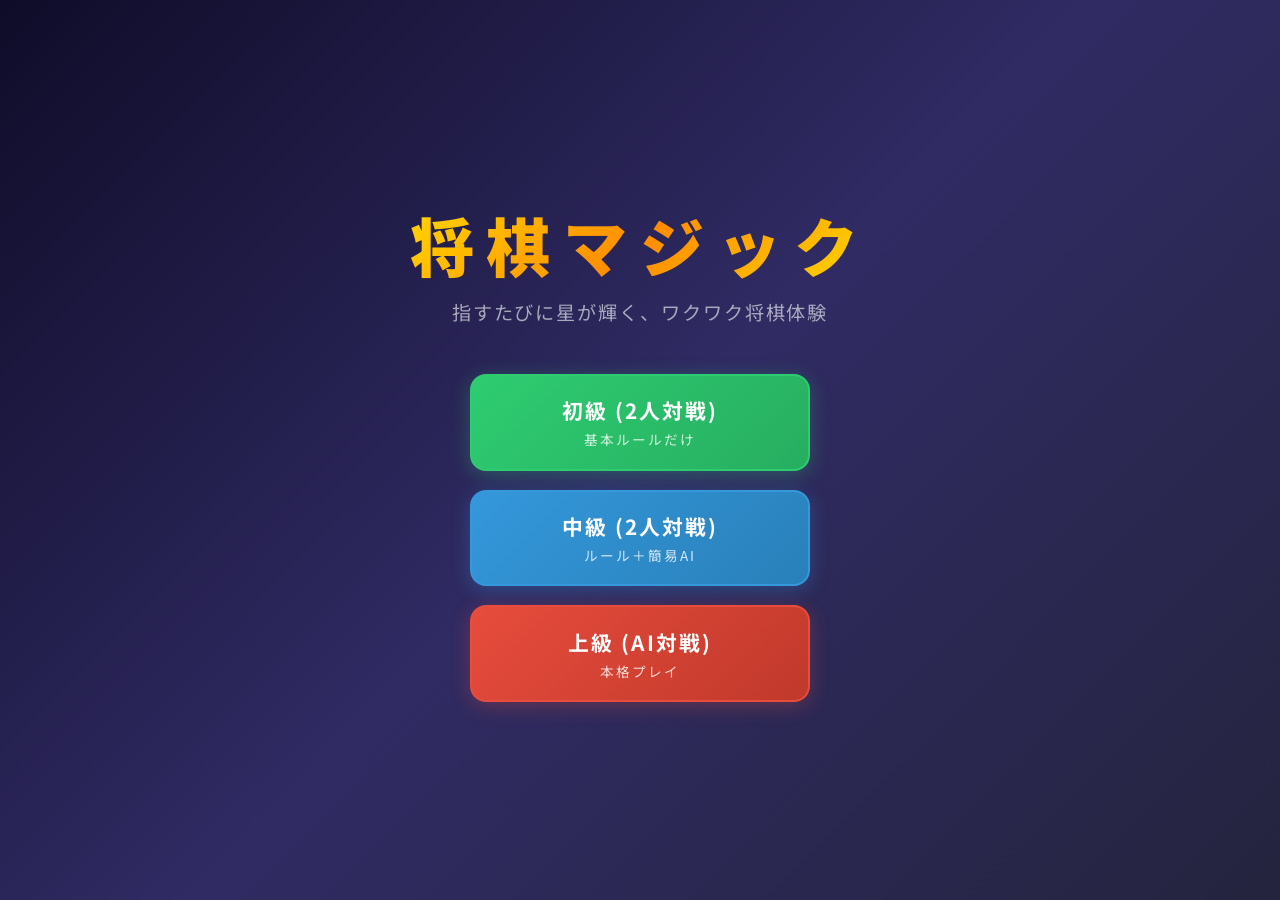
<file: index.html>
<!DOCTYPE html>
<html lang="ja">
<head>
  <meta charset="UTF-8" />
  <meta name="viewport" content="width=device-width, initial-scale=1.0" />
  <title>将棋マジック - みんなで対戦</title>
  <meta name="description" content="シンプルで楽しいウェブ将棋ゲーム。直感的に駒を動かせて、自分の戦略で相手をチェックメイトに導く。" />
  <link rel="manifest" href="manifest.json" />
  <meta name="theme-color" content="#0f0c29" />
  <link rel="apple-touch-icon" href="icon.svg" />
  <link rel="stylesheet" href="style.css" />
</head>
<body>
  <!-- Start Screen -->
  <section id="start-screen">
    <h1 class="start-title">将棋マジック</h1>
    <p class="start-subtitle">指すたびに星が輝く、ワクワク将棋体験</p>
    <div class="level-buttons">
      <button class="level-btn beginner" data-level="beginner">
        初級 (2人対戦)<br /><span class="level-label">基本ルールだけ</span>
      </button>
      <button class="level-btn intermediate" data-level="intermediate">
        中級 (2人対戦)<br /><span class="level-label">ルール＋簡易AI</span>
      </button>
      <button class="level-btn advanced" data-level="advanced">
        上級 (AI対戦)<br /><span class="level-label">本格プレイ</span>
      </button>
    </div>
  </section>

  <!-- Game Screen -->
  <section id="game-screen">
    <header class="header-bar">
      <div class="turn-indicator">
        <span class="turn-dot"></span> <span id="turn-text">先手番</span>
      </div>
      <div class="header-buttons">
        <button class="header-btn" id="restart-btn">やり直す</button>
        <button class="header-btn" id="quit-btn">終了</button>
      </div>
    </header>
    <div class="game-container">
      <div class="hand-panel" id="hand-sente">
        <div class="hand-title">持ち駒 (先手)</div>
        <div class="hand-pieces" id="hand-sente-pieces"></div>
      </div>
      <div class="board-wrapper">
        <div class="board" id="board"></div>
      </div>
      <div class="hand-panel" id="hand-gote">
        <div class="hand-title">持ち駒 (後手)</div>
        <div class="hand-pieces" id="hand-gote-pieces"></div>
      </div>
    </div>
    <div class="thinking" id="thinking-indicator">
      思考中 <div class="thinking-dots"><span></span><span></span><span></span></div>
    </div>
  </section>

  <!-- Promotion Dialog -->
  <div id="promote-dialog">
    <div class="promote-box">
      <h3>成りますか？</h3>
      <div class="promote-options">
        <div class="promote-option" data-choice="promote">成る</div>
        <div class="promote-option" data-choice="no-promote">成らない</div>
      </div>
    </div>
  </div>

  <!-- Win Overlay -->
  <div id="win-overlay">
    <div class="win-text" id="win-text"></div>
    <div class="win-sub">ゲームを続けますか？</div>
    <div class="win-buttons">
      <div class="win-btn" id="win-restart">再開</div>
      <div class="win-btn" id="win-quit">終了</div>
    </div>
  </div>

  <script src="game.js"></script>
  <script>
    if ('serviceWorker' in navigator) {
      window.addEventListener('load', () => {
        navigator.serviceWorker.register('./sw.js')
          .then(registration => console.log('ServiceWorker registered:', registration.scope))
          .catch(error => console.log('ServiceWorker error:', error));
      });
    }
  </script>
</body>
</html>
</file>
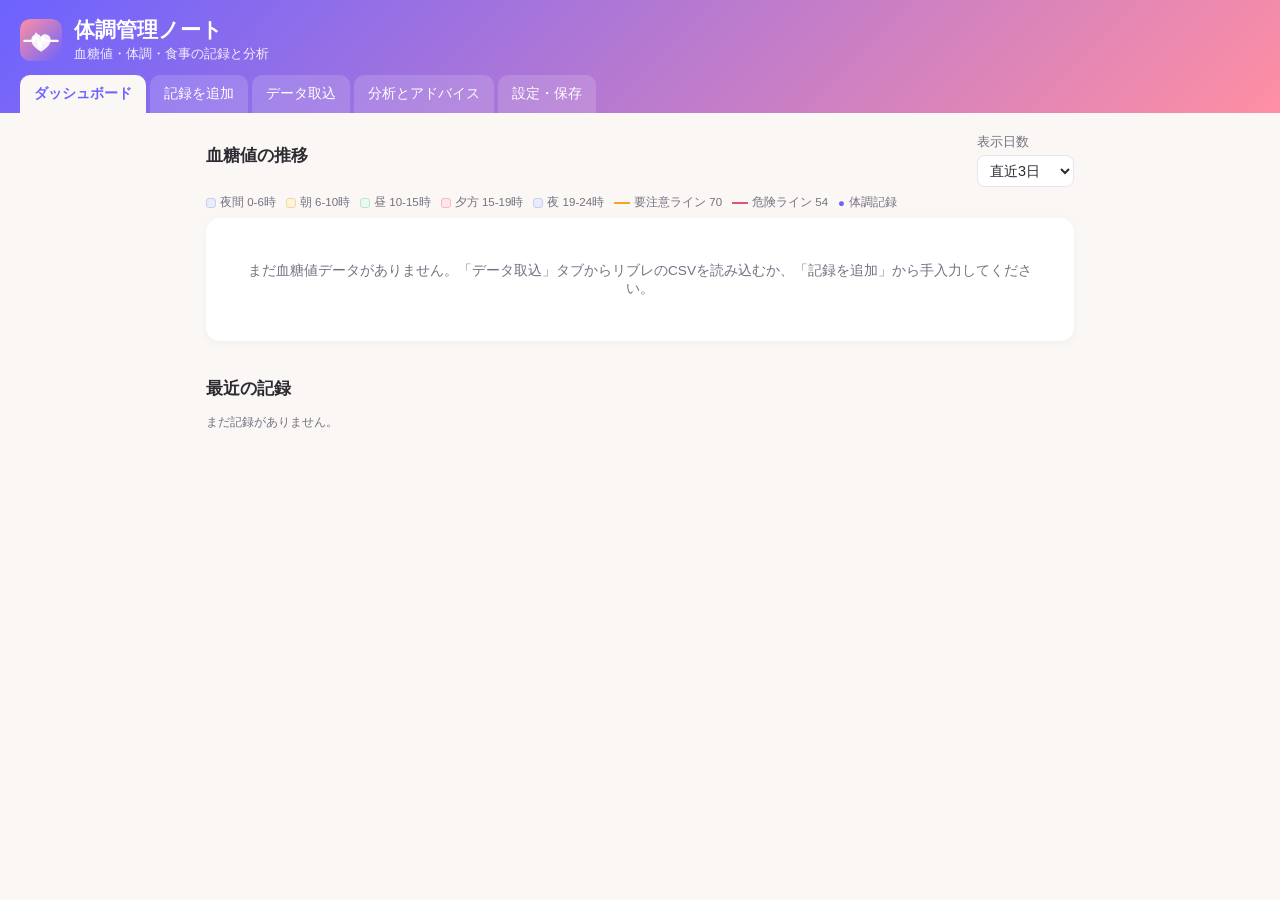
<file: health-app/index.html>
<!DOCTYPE html>
<html lang="ja">
<head>
  <meta charset="UTF-8" />
  <meta name="viewport" content="width=device-width, initial-scale=1.0" />
  <title>体調管理ノート</title>
  <meta name="description" content="血糖値（フリースタイルリブレ）・体調・食事を記録して分析する個人向け健康管理アプリ" />
  <link rel="manifest" href="manifest.json" />
  <meta name="theme-color" content="#6c63ff" />
  <link rel="apple-touch-icon" href="icon.svg" />
  <link rel="stylesheet" href="style.css" />
</head>
<body>
  <header class="app-header">
    <div class="app-title">
      <img src="icon.svg" alt="" class="app-logo" />
      <div>
        <h1>体調管理ノート</h1>
        <p class="app-sub">血糖値・体調・食事の記録と分析</p>
      </div>
    </div>
    <nav class="tabs" id="tabs">
      <button class="tab-btn active" data-tab="dashboard">ダッシュボード</button>
      <button class="tab-btn" data-tab="log">記録を追加</button>
      <button class="tab-btn" data-tab="import">データ取込</button>
      <button class="tab-btn" data-tab="advice">分析とアドバイス</button>
      <button class="tab-btn" data-tab="settings">設定・保存</button>
    </nav>
  </header>

  <main id="app">
    <!-- Dashboard -->
    <section class="panel active" id="panel-dashboard">
      <div class="panel-head">
        <h2>血糖値の推移</h2>
        <div class="range-controls">
          <label>表示日数
            <select id="range-days">
              <option value="1">当日</option>
              <option value="3" selected>直近3日</option>
              <option value="7">直近7日</option>
              <option value="14">直近14日</option>
              <option value="30">直近30日</option>
            </select>
          </label>
        </div>
      </div>
      <div class="chart-legend">
        <span><i class="dot band-night"></i>夜間 0-6時</span>
        <span><i class="dot band-morning"></i>朝 6-10時</span>
        <span><i class="dot band-noon"></i>昼 10-15時</span>
        <span><i class="dot band-evening"></i>夕方 15-19時</span>
        <span><i class="dot band-night2"></i>夜 19-24時</span>
        <span><i class="line-sample low"></i>要注意ライン 70</span>
        <span><i class="line-sample severe"></i>危険ライン 54</span>
        <span><i class="marker-sample">●</i>体調記録</span>
      </div>
      <div id="chart-wrap" class="chart-wrap">
        <p class="empty-hint" id="chart-empty">まだ血糖値データがありません。「データ取込」タブからリブレのCSVを読み込むか、「記録を追加」から手入力してください。</p>
      </div>

      <div class="stat-grid" id="stat-grid"></div>

      <h2>最近の記録</h2>
      <div id="recent-logs" class="log-list"></div>
    </section>

    <!-- Log entry -->
    <section class="panel" id="panel-log">
      <h2>記録を追加</h2>
      <form id="log-form" class="log-form">
        <div class="form-row">
          <label>日付 <input type="date" id="log-date" required /></label>
          <label>時刻 <input type="time" id="log-time" required /></label>
        </div>

        <div class="form-row">
          <label>区分
            <select id="log-category">
              <option value="breakfast">朝食</option>
              <option value="lunch">昼食</option>
              <option value="dinner">夕食・晩酌</option>
              <option value="symptom">体調（めまい・倦怠感など）</option>
              <option value="glucose">血糖値（手入力）</option>
              <option value="note">メモ</option>
            </select>
          </label>
        </div>

        <div id="fields-meal" class="dynamic-fields">
          <p class="hint">よく食べるものはタップで追加できます</p>
          <div class="chip-row" id="meal-chips"></div>
          <label>内容<textarea id="meal-text" rows="2" placeholder="例）カフェオレ(ノンシュガー)、ゆで卵、キャロットラペ、丸パン"></textarea></label>
          <label id="alcohol-field" style="display:none">晩酌の量（ビール350ml換算・本）
            <input type="number" id="alcohol-amount" min="0" step="0.5" value="0" />
          </label>
        </div>

        <div id="fields-symptom" class="dynamic-fields" style="display:none">
          <label>症状の種類
            <select id="symptom-type">
              <option value="dizziness">めまい</option>
              <option value="fatigue">強い倦怠感（横になりたい）</option>
              <option value="both">めまい＋倦怠感</option>
              <option value="other">その他</option>
            </select>
          </label>
          <label>つらさ（1: 軽い 〜 5: 動けないほど）
            <input type="range" id="symptom-severity" min="1" max="5" value="3" />
            <output id="symptom-severity-out">3</output>
          </label>
          <label>横にならないと耐えられなかった
            <input type="checkbox" id="symptom-lay-down" />
          </label>
          <label>メモ<textarea id="symptom-note" rows="2" placeholder="発汗・動悸・手の震え・空腹感などがあれば"></textarea></label>
        </div>

        <div id="fields-glucose" class="dynamic-fields" style="display:none">
          <label>血糖値 (mg/dL)<input type="number" id="glucose-value" min="20" max="500" /></label>
        </div>

        <div id="fields-note" class="dynamic-fields" style="display:none">
          <label>メモ<textarea id="note-text" rows="2"></textarea></label>
        </div>

        <button type="submit" class="primary-btn">記録を保存</button>
      </form>
    </section>

    <!-- Import -->
    <section class="panel" id="panel-import">
      <h2>データ取込</h2>

      <div class="import-card">
        <h3>① フリースタイルリブレ（LibreView）CSV</h3>
        <p class="hint">LibreView（またはLibreLinkUpの管理サイト）からエクスポートしたCSVファイルを選択してください。「読み取り時刻」と「グルコース値」の列を自動認識します。</p>
        <input type="file" id="libre-file" accept=".csv,text/csv" />
        <div id="libre-status" class="import-status"></div>
      </div>

      <div class="import-card">
        <h3>② Apple ヘルスケア エクスポート（任意）</h3>
        <p class="hint">iPhoneの「ヘルスケア」アプリ →プロフィール→「すべてのヘルスデータを書き出す」で得られる export.xml を選択すると、心拍数・睡眠のサマリーを取り込みます（大きいファイルは時間がかかります）。</p>
        <input type="file" id="apple-file" accept=".xml" />
        <div id="apple-status" class="import-status"></div>
      </div>

      <div class="import-card">
        <h3>③ このアプリのバックアップ（JSON）を復元</h3>
        <input type="file" id="backup-file" accept="application/json" />
        <div id="backup-status" class="import-status"></div>
      </div>
    </section>

    <!-- Advice -->
    <section class="panel" id="panel-advice">
      <h2>分析とアドバイス</h2>
      <p class="disclaimer">※これは医療的診断ではありません。低血糖の反復や強い倦怠感が続く場合は、必ず主治医（内科・婦人科）にご相談ください。</p>
      <div id="advice-content"></div>
    </section>

    <!-- Settings -->
    <section class="panel" id="panel-settings">
      <h2>プロフィール設定</h2>
      <form id="profile-form" class="log-form">
        <div class="form-row">
          <label>年齢<input type="number" id="p-age" value="50" /></label>
          <label>身長(cm)<input type="number" id="p-height" value="167" /></label>
          <label>体重(kg)<input type="number" id="p-weight" value="53" /></label>
        </div>
        <label>閉経状況
          <select id="p-menopause">
            <option value="pre">まだ（未閉経）</option>
            <option value="peri">閉経移行期（周期が不安定）</option>
            <option value="post">閉経済み</option>
          </select>
        </label>
        <button type="submit" class="primary-btn">保存</button>
      </form>

      <h2>データの管理</h2>
      <p class="hint">記録はすべてこの端末のブラウザ内だけに保存され、外部には送信されません。機種変更やバックアップ用に、定期的にJSONで書き出すことをおすすめします。</p>
      <div class="btn-row">
        <button id="export-btn" class="secondary-btn">JSONで書き出す</button>
        <button id="clear-btn" class="danger-btn">すべてのデータを削除</button>
      </div>
    </section>
  </main>

  <script src="app.js"></script>
  <script>
    if ('serviceWorker' in navigator) {
      window.addEventListener('load', () => {
        navigator.serviceWorker.register('./sw.js').catch(() => {});
      });
    }
  </script>
</body>
</html>
</file>
<file: style.css>
/* ============================================
   将棋アプリ - スタイルシート
   小学3年生向け ワクワクするデザイン
   ============================================ */

@import url('https://fonts.googleapis.com/css2?family=Noto+Sans+JP:wght@400;700;900&display=swap');

/* --- CSS Variables --- */
:root {
  --bg-primary: #0f0c29;
  --bg-secondary: #302b63;
  --bg-tertiary: #24243e;
  --board-color: #e8c87a;
  --board-dark: #d4a84b;
  --board-line: #8b6914;
  --piece-bg: #f5e6c8;
  --piece-border: #8b6914;
  --piece-text: #1a1a2e;
  --piece-promoted: #c0392b;
  --selected-glow: #ffd700;
  --move-hint: rgba(0, 200, 100, 0.5);
  --capture-hint: rgba(255, 50, 50, 0.5);
  --accent-blue: #00d2ff;
  --accent-purple: #7b2ff7;
  --accent-gold: #ffd700;
  --accent-red: #ff4757;
  --text-light: #e8e8e8;
  --text-dark: #1a1a2e;
  --hand-bg: rgba(255, 255, 255, 0.08);
  --hand-border: rgba(255, 215, 0, 0.3);
  --font-main: 'Noto Sans JP', sans-serif;
}

/* --- Reset & Global --- */
*, *::before, *::after {
  margin: 0;
  padding: 0;
  box-sizing: border-box;
}

html, body {
  width: 100%;
  height: 100%;
  overflow: hidden;
  font-family: var(--font-main);
  background: linear-gradient(135deg, var(--bg-primary) 0%, var(--bg-secondary) 50%, var(--bg-tertiary) 100%);
  color: var(--text-light);
  user-select: none;
  -webkit-user-select: none;
  touch-action: manipulation;
}

/* --- Background Stars Animation --- */
body::before {
  content: '';
  position: fixed;
  top: 0;
  left: 0;
  width: 100%;
  height: 100%;
  pointer-events: none;
  background-image:
    radial-gradient(2px 2px at 20% 30%, rgba(255,255,255,0.3), transparent),
    radial-gradient(2px 2px at 40% 70%, rgba(255,255,255,0.2), transparent),
    radial-gradient(1px 1px at 60% 20%, rgba(255,255,255,0.4), transparent),
    radial-gradient(2px 2px at 80% 60%, rgba(255,255,255,0.2), transparent),
    radial-gradient(1px 1px at 10% 80%, rgba(255,255,255,0.3), transparent),
    radial-gradient(1px 1px at 70% 40%, rgba(255,255,255,0.25), transparent),
    radial-gradient(2px 2px at 90% 10%, rgba(255,255,255,0.15), transparent),
    radial-gradient(1px 1px at 50% 90%, rgba(255,255,255,0.3), transparent);
  animation: twinkle 4s ease-in-out infinite alternate;
  z-index: 0;
}

@keyframes twinkle {
  0% { opacity: 0.5; }
  100% { opacity: 1; }
}

/* ============================================
   Start Screen
   ============================================ */
#start-screen {
  position: fixed;
  top: 0;
  left: 0;
  width: 100%;
  height: 100%;
  display: flex;
  flex-direction: column;
  align-items: center;
  justify-content: center;
  z-index: 100;
  background: linear-gradient(135deg, var(--bg-primary) 0%, var(--bg-secondary) 50%, var(--bg-tertiary) 100%);
}

#start-screen.hidden {
  display: none;
}

.start-title {
  font-size: 4rem;
  font-weight: 900;
  background: linear-gradient(135deg, var(--accent-gold), #ff8c00, var(--accent-gold));
  -webkit-background-clip: text;
  -webkit-text-fill-color: transparent;
  background-clip: text;
  text-shadow: none;
  margin-bottom: 0.5rem;
  animation: titlePulse 2s ease-in-out infinite;
  letter-spacing: 0.2em;
}

.start-subtitle {
  font-size: 1.2rem;
  color: rgba(255,255,255,0.6);
  margin-bottom: 3rem;
  letter-spacing: 0.1em;
}

@keyframes titlePulse {
  0%, 100% { transform: scale(1); filter: brightness(1); }
  50% { transform: scale(1.03); filter: brightness(1.2); }
}

.level-buttons {
  display: flex;
  flex-direction: column;
  gap: 1.2rem;
  width: 340px;
}

.level-btn {
  position: relative;
  padding: 1.2rem 2rem;
  border: 2px solid transparent;
  border-radius: 16px;
  font-family: var(--font-main);
  font-size: 1.3rem;
  font-weight: 700;
  cursor: pointer;
  color: #fff;
  overflow: hidden;
  transition: all 0.3s ease;
  letter-spacing: 0.1em;
}

.level-btn::before {
  content: '';
  position: absolute;
  top: -50%;
  left: -50%;
  width: 200%;
  height: 200%;
  background: radial-gradient(circle, rgba(255,255,255,0.15) 0%, transparent 60%);
  opacity: 0;
  transition: opacity 0.3s ease;
}

.level-btn:hover::before {
  opacity: 1;
}

.level-btn:active {
  transform: scale(0.96);
}

.level-btn.beginner {
  background: linear-gradient(135deg, #2ecc71, #27ae60);
  border-color: #2ecc71;
  box-shadow: 0 4px 20px rgba(46, 204, 113, 0.3);
}

.level-btn.intermediate {
  background: linear-gradient(135deg, #3498db, #2980b9);
  border-color: #3498db;
  box-shadow: 0 4px 20px rgba(52, 152, 219, 0.3);
}

.level-btn.advanced {
  background: linear-gradient(135deg, #e74c3c, #c0392b);
  border-color: #e74c3c;
  box-shadow: 0 4px 20px rgba(231, 76, 60, 0.3);
}

.level-btn .level-label {
  display: block;
  font-size: 0.85rem;
  font-weight: 400;
  opacity: 0.8;
  margin-top: 4px;
}

/* ============================================
   Game Screen Layout
   ============================================ */
#game-screen {
  display: none;
  width: 100%;
  height: 100%;
  position: relative;
  z-index: 1;
}

#game-screen.active {
  display: flex;
  align-items: center;
  justify-content: center;
}

.game-container {
  display: flex;
  align-items: center;
  justify-content: center;
  gap: 1.5rem;
  height: 100%;
  padding: 1rem;
}

/* --- Header Bar --- */
.header-bar {
  position: fixed;
  top: 0;
  left: 0;
  width: 100%;
  height: 48px;
  display: flex;
  align-items: center;
  justify-content: space-between;
  padding: 0 1.5rem;
  background: rgba(0, 0, 0, 0.4);
  backdrop-filter: blur(10px);
  z-index: 50;
}

.header-bar .turn-indicator {
  font-size: 1rem;
  font-weight: 700;
  display: flex;
  align-items: center;
  gap: 0.5rem;
}

.turn-indicator .turn-dot {
  width: 12px;
  height: 12px;
  border-radius: 50%;
  background: var(--accent-gold);
  animation: dotPulse 1s ease-in-out infinite;
}

@keyframes dotPulse {
  0%, 100% { box-shadow: 0 0 4px var(--accent-gold); }
  50% { box-shadow: 0 0 12px var(--accent-gold), 0 0 24px var(--accent-gold); }
}

.header-buttons {
  display: flex;
  gap: 0.5rem;
}

.header-btn {
  padding: 0.4rem 1rem;
  border: 1px solid rgba(255,255,255,0.2);
  border-radius: 8px;
  background: rgba(255,255,255,0.08);
  color: var(--text-light);
  font-family: var(--font-main);
  font-size: 0.85rem;
  cursor: pointer;
  transition: all 0.2s;
}

.header-btn:hover {
  background: rgba(255,255,255,0.15);
  border-color: rgba(255,255,255,0.4);
}

/* --- Hand (持ち駒) Panels --- */
.hand-panel {
  width: 110px;
  min-height: 300px;
  background: var(--hand-bg);
  border: 1px solid var(--hand-border);
  border-radius: 16px;
  padding: 0.8rem;
  backdrop-filter: blur(8px);
  display: flex;
  flex-direction: column;
  align-items: center;
}

.hand-panel .hand-title {
  font-size: 0.85rem;
  font-weight: 700;
  margin-bottom: 0.5rem;
  color: var(--accent-gold);
  letter-spacing: 0.1em;
}

.hand-pieces {
  display: flex;
  flex-direction: column;
  gap: 0.3rem;
  width: 100%;
}

.hand-piece {
  display: flex;
  align-items: center;
  justify-content: center;
  gap: 4px;
  padding: 0.4rem;
  background: rgba(255,255,255,0.06);
  border: 1px solid rgba(255,255,255,0.1);
  border-radius: 8px;
  font-size: 1.3rem;
  cursor: pointer;
  transition: all 0.2s;
}

.hand-piece:hover {
  background: rgba(255, 215, 0, 0.15);
  border-color: var(--accent-gold);
  transform: scale(1.05);
}

.hand-piece.selected {
  background: rgba(255, 215, 0, 0.25);
  border-color: var(--accent-gold);
  box-shadow: 0 0 12px rgba(255, 215, 0, 0.4);
}

.hand-piece .piece-count {
  font-size: 0.75rem;
  font-weight: 700;
  color: var(--accent-gold);
}

/* ============================================
   Board
   ============================================ */
.board-wrapper {
  position: relative;
}

.board {
  display: grid;
  grid-template-columns: repeat(9, 1fr);
  grid-template-rows: repeat(9, 1fr);
  background: var(--board-color);
  border: 4px solid var(--board-dark);
  border-radius: 8px;
  box-shadow:
    0 0 30px rgba(255, 215, 0, 0.15),
    inset 0 0 60px rgba(139, 105, 20, 0.1);
  overflow: hidden;
}

/* Dynamic board sizing */
.board {
  width: min(65vh, 520px);
  height: min(65vh, 520px);
}

.cell {
  position: relative;
  border: 1px solid var(--board-line);
  display: flex;
  align-items: center;
  justify-content: center;
  cursor: pointer;
  transition: background 0.15s;
}

.cell:hover {
  background: rgba(139, 105, 20, 0.15);
}

.cell.selected {
  background: rgba(255, 215, 0, 0.35);
  box-shadow: inset 0 0 15px rgba(255, 215, 0, 0.3);
}

.cell.move-hint {
  background: var(--move-hint);
}

.cell.move-hint::after {
  content: '';
  position: absolute;
  width: 30%;
  height: 30%;
  border-radius: 50%;
  background: rgba(0, 200, 100, 0.6);
  animation: hintPulse 1.2s ease-in-out infinite;
}

.cell.capture-hint {
  background: var(--capture-hint);
}

.cell.capture-hint::after {
  content: '';
  position: absolute;
  width: 80%;
  height: 80%;
  border-radius: 50%;
  border: 3px solid rgba(255, 50, 50, 0.6);
  animation: hintPulse 1.2s ease-in-out infinite;
}

@keyframes hintPulse {
  0%, 100% { opacity: 0.5; transform: scale(0.8); }
  50% { opacity: 1; transform: scale(1); }
}

/* --- Star points (星) --- */
.cell.star-point::before {
  content: '';
  position: absolute;
  width: 6px;
  height: 6px;
  background: var(--board-line);
  border-radius: 50%;
  z-index: 1;
}

/* --- Piece on board --- */
.piece {
  position: relative;
  display: flex;
  align-items: center;
  justify-content: center;
  width: 85%;
  height: 85%;
  font-size: 1.4rem;
  font-weight: 900;
  color: var(--piece-text);
  cursor: pointer;
  transition: transform 0.15s;
  z-index: 2;
}

/* Piece shape - pentagon-like using clip-path */
.piece::before {
  content: '';
  position: absolute;
  top: 0;
  left: 0;
  width: 100%;
  height: 100%;
  background: var(--piece-bg);
  border: 2px solid var(--piece-border);
  clip-path: polygon(50% 0%, 95% 20%, 95% 100%, 5% 100%, 5% 20%);
  border-radius: 2px;
  z-index: -1;
  box-shadow: 0 2px 6px rgba(0,0,0,0.2);
}

.piece span {
  position: relative;
  z-index: 3;
  text-shadow: none;
  line-height: 1;
  margin-top: 6px;
}

/* Opponent pieces are rotated 180 degrees */
.piece.gote {
  transform: rotate(180deg);
}

.piece.gote:hover {
  transform: rotate(180deg) scale(1.08);
}

/* Promoted pieces */
.piece.promoted span {
  color: var(--piece-promoted);
}

.piece.promoted::before {
  background: linear-gradient(180deg, #fff5e0, #ffe0b2);
  border-color: var(--piece-promoted);
}

/* ============================================
   Effects & Overlays
   ============================================ */

/* Capture effect */
.capture-effect {
  position: fixed;
  pointer-events: none;
  z-index: 200;
  animation: captureAnim 0.6s ease-out forwards;
}

@keyframes captureAnim {
  0% { transform: scale(0.5); opacity: 1; }
  100% { transform: scale(2); opacity: 0; }
}

.capture-particle {
  position: absolute;
  width: 8px;
  height: 8px;
  border-radius: 50%;
  animation: particleFly 0.6s ease-out forwards;
}

@keyframes particleFly {
  0% { transform: translate(0, 0) scale(1); opacity: 1; }
  100% { opacity: 0; }
}

/* Promote animation */
.promote-flash {
  position: fixed;
  top: 0;
  left: 0;
  width: 100%;
  height: 100%;
  background: radial-gradient(circle, rgba(255,215,0,0.3) 0%, transparent 60%);
  z-index: 150;
  pointer-events: none;
  animation: flashAnim 0.5s ease-out forwards;
}

@keyframes flashAnim {
  0% { opacity: 1; }
  100% { opacity: 0; }
}

/* Check / Checkmate overlay text */
.check-overlay {
  position: fixed;
  top: 50%;
  left: 50%;
  transform: translate(-50%, -50%) scale(0.5);
  font-size: 4rem;
  font-weight: 900;
  color: var(--accent-red);
  text-shadow: 0 0 20px rgba(255, 71, 87, 0.6), 0 0 40px rgba(255, 71, 87, 0.3);
  z-index: 200;
  pointer-events: none;
  animation: checkAppear 0.8s cubic-bezier(0.175, 0.885, 0.32, 1.275) forwards;
  letter-spacing: 0.2em;
}

@keyframes checkAppear {
  0% { transform: translate(-50%, -50%) scale(0.5); opacity: 0; }
  50% { transform: translate(-50%, -50%) scale(1.2); opacity: 1; }
  100% { transform: translate(-50%, -50%) scale(1); opacity: 0; }
}

/* Win overlay */
#win-overlay {
  position: fixed;
  top: 0;
  left: 0;
  width: 100%;
  height: 100%;
  display: none;
  align-items: center;
  justify-content: center;
  flex-direction: column;
  background: rgba(0, 0, 0, 0.7);
  backdrop-filter: blur(8px);
  z-index: 300;
  animation: fadeIn 0.5s ease;
}

#win-overlay.active {
  display: flex;
}

@keyframes fadeIn {
  from { opacity: 0; }
  to { opacity: 1; }
}

.win-text {
  font-size: 3.5rem;
  font-weight: 900;
  background: linear-gradient(135deg, var(--accent-gold), #ff8c00, var(--accent-gold));
  -webkit-background-clip: text;
  -webkit-text-fill-color: transparent;
  background-clip: text;
  animation: winPulse 1.5s ease-in-out infinite;
  margin-bottom: 1rem;
  letter-spacing: 0.15em;
}

@keyframes winPulse {
  0%, 100% { transform: scale(1); filter: brightness(1); }
  50% { transform: scale(1.05); filter: brightness(1.3); }
}

.win-sub {
  font-size: 1.5rem;
  color: rgba(255,255,255,0.8);
  margin-bottom: 2rem;
}

.win-buttons {
  display: flex;
  gap: 1rem;
}

.win-btn {
  padding: 1rem 2.5rem;
  border: 2px solid var(--accent-gold);
  border-radius: 12px;
  background: rgba(255, 215, 0, 0.1);
  color: var(--accent-gold);
  font-family: var(--font-main);
  font-size: 1.1rem;
  font-weight: 700;
  cursor: pointer;
  transition: all 0.3s;
}

.win-btn:hover {
  background: rgba(255, 215, 0, 0.25);
  transform: translateY(-2px);
  box-shadow: 0 4px 20px rgba(255, 215, 0, 0.3);
}

/* Promotion choice dialog */
#promote-dialog {
  position: fixed;
  top: 0;
  left: 0;
  width: 100%;
  height: 100%;
  display: none;
  align-items: center;
  justify-content: center;
  background: rgba(0, 0, 0, 0.6);
  backdrop-filter: blur(6px);
  z-index: 250;
}

#promote-dialog.active {
  display: flex;
}

.promote-box {
  background: linear-gradient(135deg, #1a1a3e, #2d2d5e);
  border: 2px solid var(--accent-gold);
  border-radius: 20px;
  padding: 2rem 2.5rem;
  text-align: center;
  box-shadow: 0 0 40px rgba(255, 215, 0, 0.15);
}

.promote-box h3 {
  font-size: 1.5rem;
  color: var(--accent-gold);
  margin-bottom: 1.5rem;
  letter-spacing: 0.1em;
}

.promote-options {
  display: flex;
  gap: 1rem;
}

.promote-option {
  padding: 1.2rem 2rem;
  border: 2px solid rgba(255,255,255,0.2);
  border-radius: 14px;
  background: rgba(255,255,255,0.05);
  color: #fff;
  font-family: var(--font-main);
  font-size: 1.3rem;
  font-weight: 700;
  cursor: pointer;
  transition: all 0.2s;
  min-width: 100px;
}

.promote-option:hover {
  border-color: var(--accent-gold);
  background: rgba(255, 215, 0, 0.15);
  transform: scale(1.05);
}

.promote-option.promoted-choice {
  border-color: var(--accent-red);
  color: var(--accent-red);
}

/* Thinking indicator */
.thinking {
  position: fixed;
  bottom: 1.5rem;
  left: 50%;
  transform: translateX(-50%);
  display: none;
  align-items: center;
  gap: 0.7rem;
  padding: 0.7rem 1.5rem;
  background: rgba(0, 0, 0, 0.6);
  backdrop-filter: blur(10px);
  border: 1px solid rgba(255,255,255,0.1);
  border-radius: 30px;
  z-index: 100;
  font-size: 0.95rem;
}

.thinking.active {
  display: flex;
}

.thinking-dots {
  display: flex;
  gap: 4px;
}

.thinking-dots span {
  width: 8px;
  height: 8px;
  background: var(--accent-blue);
  border-radius: 50%;
  animation: thinkDot 1.4s ease-in-out infinite;
}

.thinking-dots span:nth-child(2) { animation-delay: 0.2s; }
.thinking-dots span:nth-child(3) { animation-delay: 0.4s; }

@keyframes thinkDot {
  0%, 80%, 100% { transform: scale(0.6); opacity: 0.4; }
  40% { transform: scale(1); opacity: 1; }
}

/* ============================================
   Responsive
   ============================================ */
@media (max-width: 768px) {
  .game-container {
    flex-direction: column;
    gap: 0.5rem;
    padding: 0.5rem;
    padding-top: 52px;
  }

  .hand-panel {
    flex-direction: row;
    width: 100%;
    min-height: auto;
    padding: 0.4rem 0.8rem;
  }

  .hand-panel .hand-title {
    margin-bottom: 0;
    margin-right: 0.5rem;
    white-space: nowrap;
  }

  .hand-pieces {
    flex-direction: row;
    flex-wrap: wrap;
    gap: 0.2rem;
  }

  .board {
    width: min(80vw, 80vh - 200px);
    height: min(80vw, 80vh - 200px);
  }

  .piece {
    font-size: 1rem;
  }

  .start-title {
    font-size: 2.5rem;
  }

  .level-buttons {
    width: 280px;
  }
}

@media (min-width: 769px) and (max-height: 700px) {
  .board {
    width: min(55vh, 450px);
    height: min(55vh, 450px);
  }
}
</file>
<file: health-app/style.css>
:root {
  --bg: #faf7f5;
  --card: #ffffff;
  --ink: #2d2a32;
  --sub: #767181;
  --accent: #6c63ff;
  --accent-soft: #efedff;
  --pink: #ff8fa3;
  --line: #e8e4f0;
  --ok: #3fb28f;
  --warn: #f5a623;
  --danger: #e0556f;
  --band-night: #e9ecfb;
  --band-morning: #fff3da;
  --band-noon: #eafaf1;
  --band-evening: #ffe6ec;
  --band-night2: #e9ecfb;
  font-size: 16px;
}

* { box-sizing: border-box; }

body {
  margin: 0;
  font-family: "Hiragino Sans", "Yu Gothic", -apple-system, BlinkMacSystemFont, sans-serif;
  background: var(--bg);
  color: var(--ink);
}

.app-header {
  background: linear-gradient(135deg, var(--accent), var(--pink));
  color: #fff;
  padding: 16px 20px 0;
  position: sticky;
  top: 0;
  z-index: 10;
}

.app-title {
  display: flex;
  align-items: center;
  gap: 12px;
  margin-bottom: 12px;
}

.app-logo { width: 42px; height: 42px; border-radius: 10px; }

.app-title h1 { margin: 0; font-size: 1.3rem; }
.app-sub { margin: 2px 0 0; font-size: 0.8rem; opacity: 0.9; }

.tabs {
  display: flex;
  gap: 4px;
  overflow-x: auto;
  padding-bottom: 0;
}

.tab-btn {
  background: rgba(255,255,255,0.15);
  border: none;
  color: #fff;
  padding: 10px 14px;
  border-radius: 10px 10px 0 0;
  font-size: 0.85rem;
  cursor: pointer;
  white-space: nowrap;
  flex-shrink: 0;
}

.tab-btn.active { background: var(--bg); color: var(--accent); font-weight: 700; }

main { max-width: 900px; margin: 0 auto; padding: 20px 16px 60px; }

.panel { display: none; }
.panel.active { display: block; }

h2 { font-size: 1.05rem; margin: 22px 0 10px; }
h2:first-child { margin-top: 0; }
h3 { font-size: 0.95rem; margin: 0 0 6px; }

.panel-head {
  display: flex;
  justify-content: space-between;
  align-items: center;
  flex-wrap: wrap;
  gap: 8px;
}

.range-controls select, input, textarea {
  font-family: inherit;
  font-size: 0.9rem;
  padding: 6px 8px;
  border-radius: 8px;
  border: 1px solid var(--line);
  background: #fff;
  color: var(--ink);
}

.chart-legend {
  display: flex;
  flex-wrap: wrap;
  gap: 10px;
  font-size: 0.72rem;
  color: var(--sub);
  margin: 8px 0;
}
.chart-legend span { display: flex; align-items: center; gap: 4px; }
.dot { width: 10px; height: 10px; border-radius: 3px; display: inline-block; }
.band-night, .band-night2 { background: var(--band-night); border: 1px solid #c9cdf2; }
.band-morning { background: var(--band-morning); border: 1px solid #f0d9a0; }
.band-noon { background: var(--band-noon); border: 1px solid #b9e6cd; }
.band-evening { background: var(--band-evening); border: 1px solid #f3b9c7; }
.line-sample { width: 16px; height: 2px; display: inline-block; }
.line-sample.low { background: var(--warn); }
.line-sample.severe { background: var(--danger); }
.marker-sample { color: var(--accent); }

.chart-wrap {
  background: var(--card);
  border-radius: 14px;
  padding: 10px;
  box-shadow: 0 2px 10px rgba(0,0,0,0.04);
  overflow-x: auto;
}
.empty-hint { color: var(--sub); font-size: 0.85rem; padding: 20px; text-align: center; }

.stat-grid {
  display: grid;
  grid-template-columns: repeat(auto-fit, minmax(130px, 1fr));
  gap: 10px;
  margin: 14px 0;
}
.stat-card {
  background: var(--card);
  border-radius: 12px;
  padding: 12px;
  box-shadow: 0 2px 8px rgba(0,0,0,0.04);
}
.stat-card .label { font-size: 0.72rem; color: var(--sub); }
.stat-card .value { font-size: 1.25rem; font-weight: 700; margin-top: 2px; }
.stat-card.warn .value { color: var(--warn); }
.stat-card.danger .value { color: var(--danger); }

.log-list { display: flex; flex-direction: column; gap: 8px; }
.log-item {
  background: var(--card);
  border-radius: 10px;
  padding: 10px 12px;
  box-shadow: 0 1px 6px rgba(0,0,0,0.04);
  display: flex;
  gap: 10px;
  align-items: flex-start;
  font-size: 0.85rem;
}
.log-item .tag {
  font-size: 0.68rem;
  padding: 2px 8px;
  border-radius: 999px;
  background: var(--accent-soft);
  color: var(--accent);
  flex-shrink: 0;
  white-space: nowrap;
}
.log-item.symptom .tag { background: #ffe3e8; color: var(--danger); }
.log-item .meta { color: var(--sub); font-size: 0.75rem; }
.log-item .del-btn {
  margin-left: auto;
  background: none;
  border: none;
  color: var(--sub);
  cursor: pointer;
  font-size: 0.75rem;
}

.log-form { display: flex; flex-direction: column; gap: 12px; max-width: 520px; }
.form-row { display: flex; gap: 12px; flex-wrap: wrap; }
.form-row label { flex: 1; min-width: 120px; }
label { display: flex; flex-direction: column; gap: 4px; font-size: 0.82rem; color: var(--sub); }
textarea { resize: vertical; font-size: 0.9rem; }

.dynamic-fields { display: flex; flex-direction: column; gap: 10px; padding: 12px; background: var(--card); border-radius: 10px; }

.chip-row { display: flex; flex-wrap: wrap; gap: 6px; }
.chip {
  border: 1px solid var(--line);
  background: #fff;
  border-radius: 999px;
  padding: 5px 10px;
  font-size: 0.78rem;
  cursor: pointer;
  color: var(--ink);
}
.chip:active { background: var(--accent-soft); }

.primary-btn {
  background: var(--accent);
  color: #fff;
  border: none;
  padding: 12px;
  border-radius: 10px;
  font-size: 0.95rem;
  font-weight: 700;
  cursor: pointer;
}
.secondary-btn {
  background: var(--accent-soft);
  color: var(--accent);
  border: none;
  padding: 10px 16px;
  border-radius: 10px;
  cursor: pointer;
  font-weight: 700;
}
.danger-btn {
  background: #fdeaea;
  color: var(--danger);
  border: none;
  padding: 10px 16px;
  border-radius: 10px;
  cursor: pointer;
  font-weight: 700;
}
.btn-row { display: flex; gap: 10px; flex-wrap: wrap; }

.import-card {
  background: var(--card);
  border-radius: 12px;
  padding: 14px;
  margin-bottom: 14px;
  box-shadow: 0 2px 8px rgba(0,0,0,0.04);
}
.hint { font-size: 0.78rem; color: var(--sub); margin: 4px 0 8px; }
.import-status { font-size: 0.8rem; margin-top: 8px; color: var(--accent); white-space: pre-line; }

.disclaimer {
  background: #fff6e5;
  border: 1px solid #f0d9a0;
  color: #8a6a1c;
  padding: 10px 12px;
  border-radius: 10px;
  font-size: 0.82rem;
}

.advice-block {
  background: var(--card);
  border-radius: 12px;
  padding: 14px 16px;
  margin-bottom: 12px;
  box-shadow: 0 2px 8px rgba(0,0,0,0.04);
}
.advice-block h3 { color: var(--accent); }
.advice-block ul { margin: 6px 0 0; padding-left: 18px; }
.advice-block li { margin-bottom: 6px; font-size: 0.88rem; line-height: 1.5; }
.advice-block.alert { border-left: 4px solid var(--danger); }
.advice-block.alert h3 { color: var(--danger); }

output { font-size: 0.85rem; color: var(--ink); font-weight: 700; margin-left: 6px; }

@media (max-width: 480px) {
  main { padding: 14px 10px 50px; }
  .form-row { flex-direction: column; }
}
</file>
